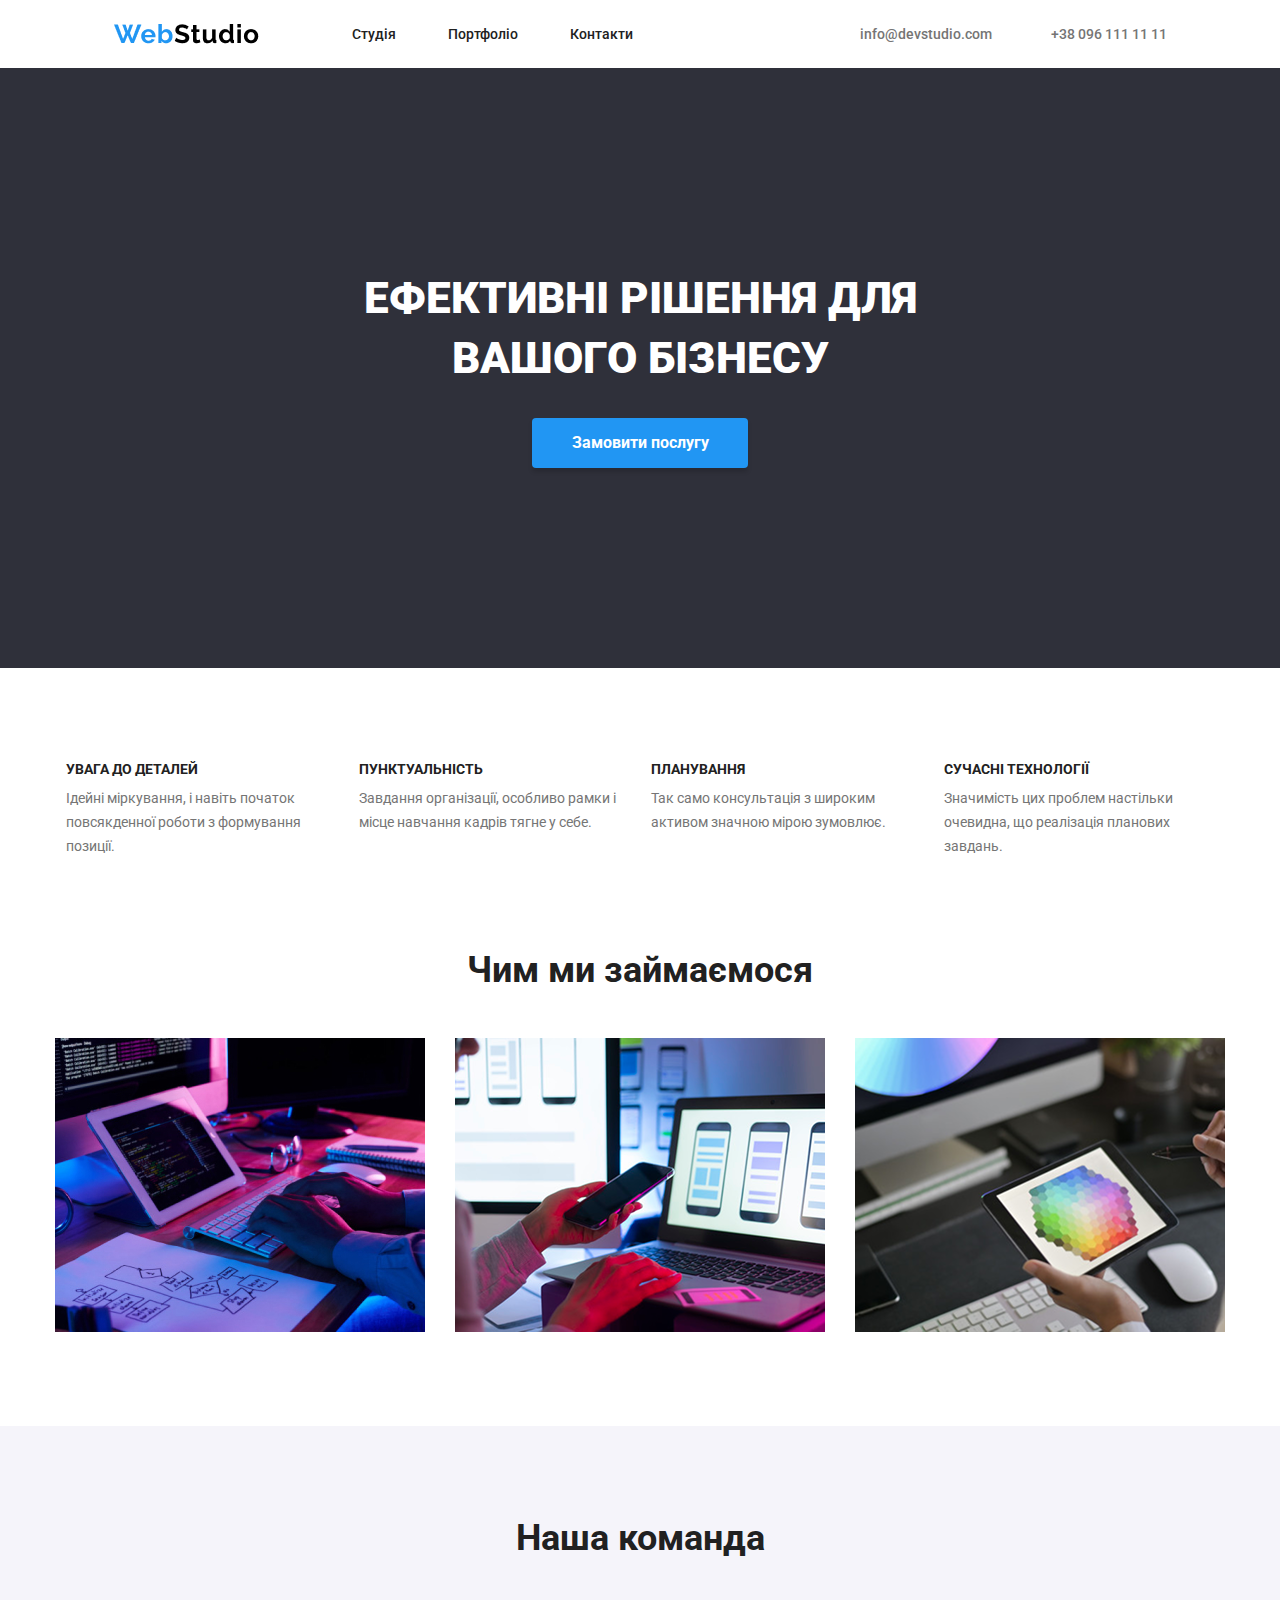
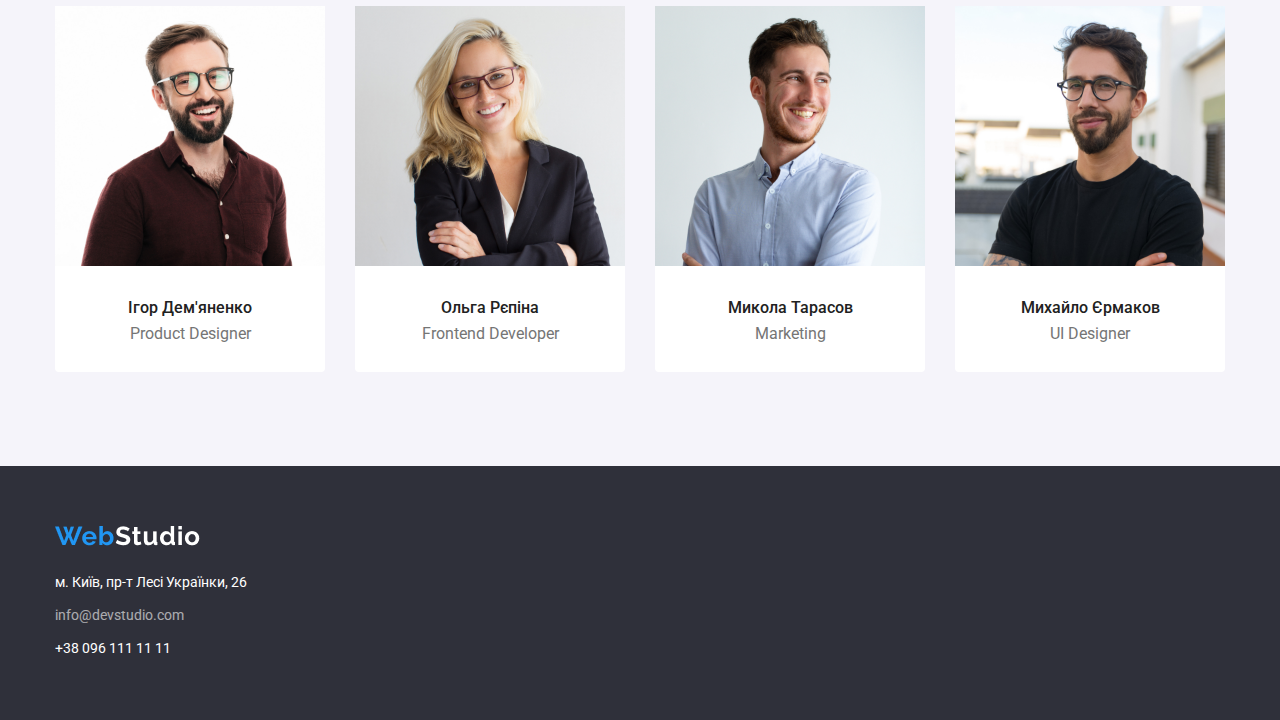
<file: index.html>
<!DOCTYPE html>
<html lang="en">

<head>
    <meta charset="UTF-8">
    <meta name="viewport" content="width=device-width, initial-scale=1.0">
    <link rel="stylesheet" href="./style.css">
    <title>Document</title>
</head>

<body>
    <header>
        <div class="header">
            <div class="header_header_container">
                <img src="./img/WebStudio.png" alt="WebStudio">
                <nav class="header_header_container--nav">
                    <a class="header_header_container--nav--link" href="#">Студія</a>
                    <a class="header_header_container--nav--link" href="./portfolio.html">Портфоліо</a>
                    <a class="header_header_container--nav--link" href="#">Контакти</a>
                </nav>
            </div>
            <div class="header_header_content">
                <a class="header_header_content--email" href="#">info@devstudio.com</a>
                <a class="header_header_content--phone" href="#">+38 096 111 11 11</a>
            </div>
        </div>
    </header>
    <main>
        <section class="solution">
            <div class="solution_container">
                <h1 class="solution_container--title">Ефективні рішення для <br>вашого бізнесу</h1>
                <button class="solution_container--button">Замовити послугу</button>
            </div>
        </section>
        <section class="studio">
        <div class="studio_info">
            <div class="studio_info_container">
                <div class="studio_info_container_card">
                    <h4 class="studio_info_container_card--title">УВАГА ДО ДЕТАЛЕЙ</h4>
                    <p class="studio_info_container_card--text">
                        Ідейні міркування, і навіть початок
                        повсякденної роботи з формування
                        позиції.
                    </p>
                </div>
                <div class="studio_info_container_card">
                    <h4 class="studio_info_container_card--title">ПУНКТУАЛЬНІСТЬ</h4>
                    <p class="studio_info_container_card--text">
                        Завдання організації, особливо рамки
                        і місце навчання кадрів тягне у себе.
                    </p>
                </div>
                <div class="studio_info_container_card">
                    <h4 class="studio_info_container_card--title">ПЛАНУВАННЯ</h4>
                    <p class="studio_info_container_card--text">
                        Так само консультація з широким
                        активом значною мірою зумовлює.
                    </p>
                </div>
                <div class="studio_info_container_card">
                    <h4 class="studio_info_container_card--title">СУЧАСНІ ТЕХНОЛОГІЇ</h4>
                    <p class="studio_info_container_card--text">
                        Значимість цих проблем настільки
                        очевидна, що реалізація планових
                        завдань.
                    </p>
                </div>
            </div>
        </div>

        <div class="studio_whatWeDo">
            <h2 class="studio_whatWeDo_title">Чим ми займаємося</h2>
            <div class="studio_whatWeDo_container">
                <img src="./img/box 1 (1).jpg" alt="photo1">
                <img src="./img/box 2.png" alt="photo2">
                <img src="./img/box 3.png" alt="photo3">
            </div>
        </div>
        </section>


        <section class="team">
            <h2 class="team_title">Наша команда</h2>
            <div class="team_container">
                <div class="team_container--card">
                    <img class="team_container--card--img" src="./img/img.jpg" alt="we1">
                    <h5 class="team_container--card--name">Ігор Дем'яненко</h5>
                    <p class="team_container--card--profession">Product Designer</p>
                </div>
                <div class="team_container--card">
                    <img class="team_container--card--img" src="./img/img (1).jpg" alt="we2">
                    <h5 class="team_container--card--name">Ольга Рєпіна</h5>
                    <p class="team_container--card--profession">Frontend Developer</p>
                </div>
                <div class="team_container--card">
                    <img class="team_container--card--img" src="./img/img (2).jpg" alt="we3">
                    <h5 class="team_container--card--name">Микола Тарасов</h5>
                    <p class="team_container--card--profession">Marketing</p>
                </div>
                <div class="team_container--card">
                    <img class="team_container--card--img" src="./img/img (3).jpg" alt="we4">
                    <h5 class="team_container--card--name">Михайло Єрмаков</h5>
                    <p class="team_container--card--profession">UI Designer</p>
                </div>
            </div>
        </section>
    </main>
    <footer>
        <div class="footer_container">
            <img src="./img/WebStudio (1).png" alt="WebStudio">
            <div class="footer_container_info">
                <a class="footer_container_info--adress" href="#">м. Київ, пр-т Лесі Українки, 26</a> 
                <a class="footer_container_info--email" href="#">info@devstudio.com</a> 
                <a class="footer_container_info--phone" href="#">+38 096 111 11 11</a>
            </div>
        </div>
    </footer>
</body>

</html>
</file>
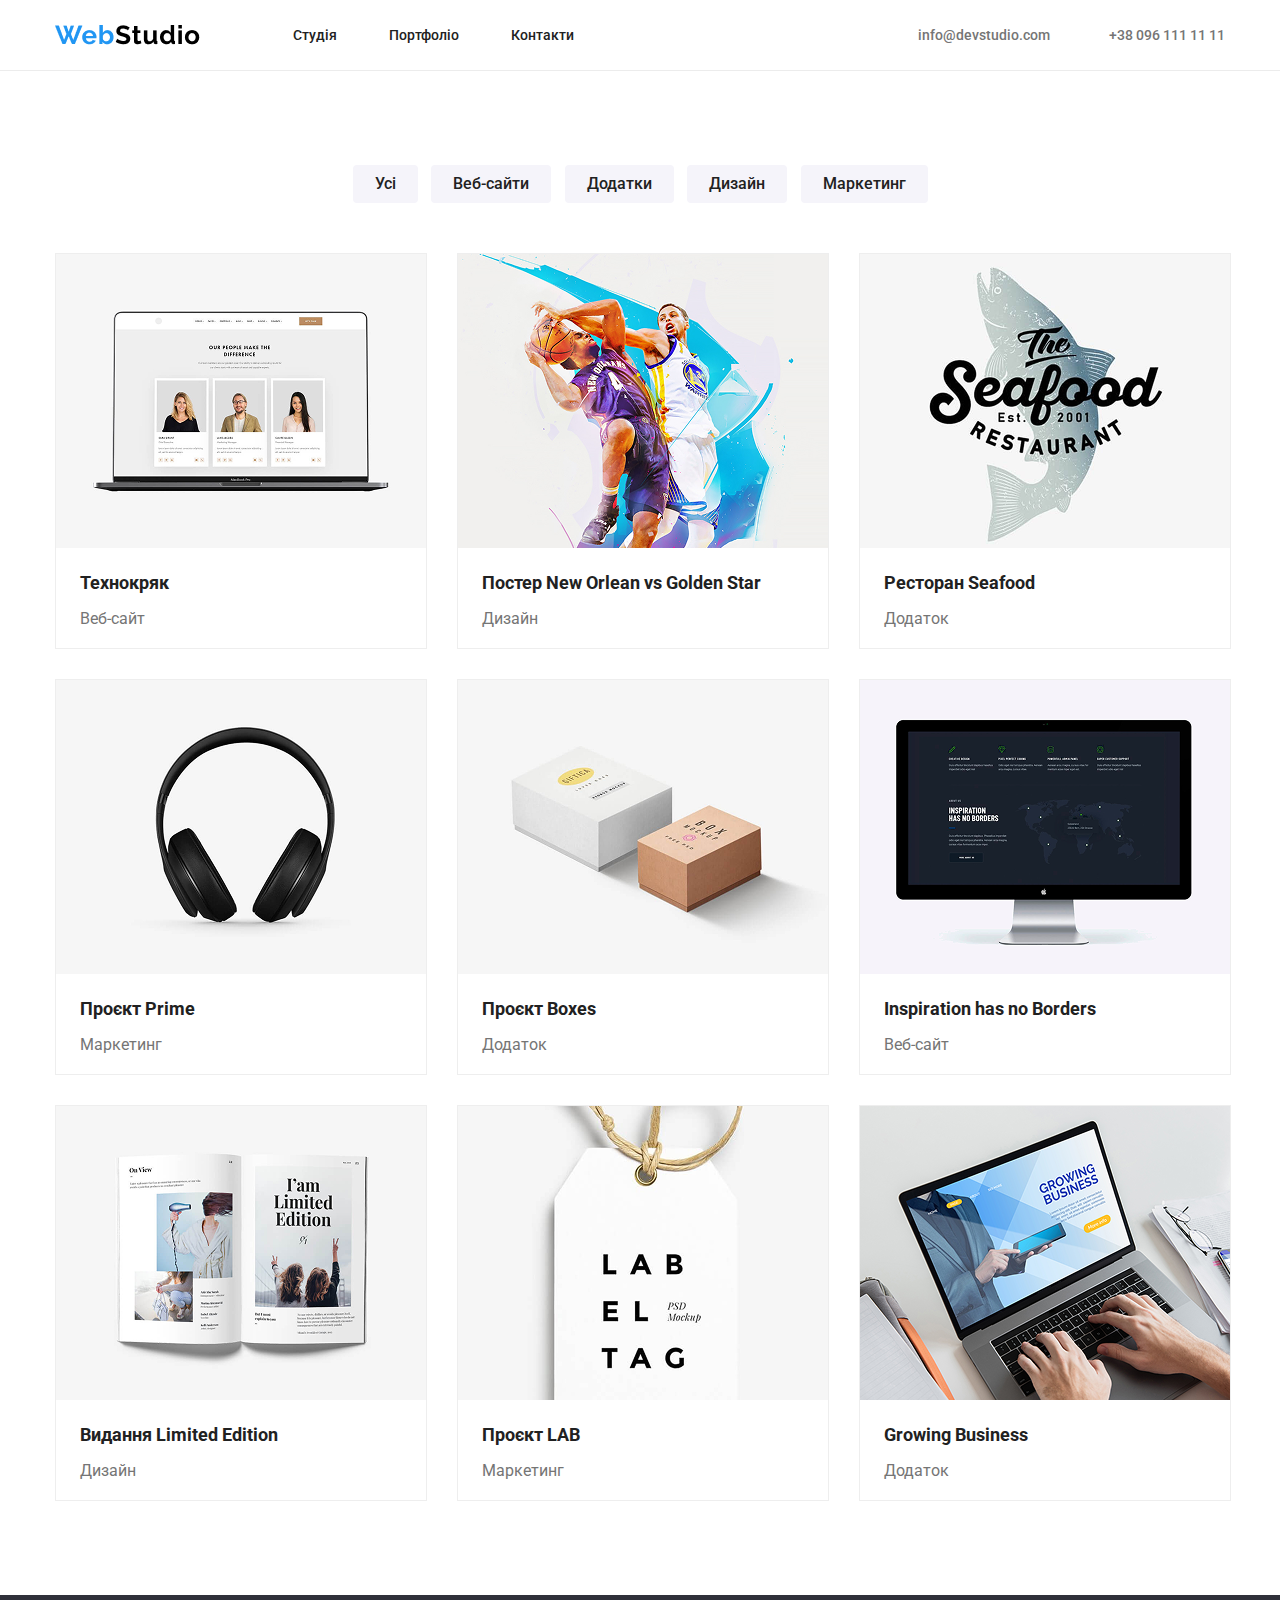
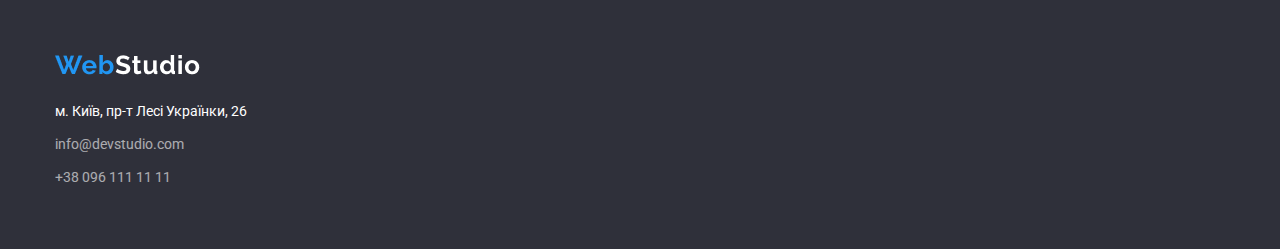
<file: portfolio.html>
<!DOCTYPE html>
<html lang="en">
<head>
    <meta charset="UTF-8">
    <meta name="viewport" content="width=device-width, initial-scale=1.0">
    <title>Document</title>
    <link rel="stylesheet" href="style2.css">
</head>

<body>
    <header> 
        <div class="header">
            <div class="header_container">
                <img src="./img/WebStudio.png" alt="WebStudio">
                <nav class="header_container--nav">
                    <a class="header_container--nav--link" href="/index.html">Студія</a>
                    <a class="header_container--nav--link" href="#">Портфоліо</a>
                    <a class="header_container--nav--link" href="#">Контакти</a>
                </nav>
            </div>
            <div class="header_content">
                <a class="header_content--email" href="#">info@devstudio.com</a>
                <a class="header_content--phone" href="#">+38 096 111 11 11</a>
            </div>
        </div>
    </header>
    
    <main>
        <section>
            <div class="buttons_container">
                <button class="buttons_container--button">Усі</button>
                <button class="buttons_container--button">Веб-сайти</button>
                <button class="buttons_container--button">Додатки</button>
                <button class="buttons_container--button">Дизайн</button>
                <button class="buttons_container--button">Маркетинг</button>
            </div>
            <div class="projects">
                <div class="projects_container">
                    <img src="./img/img.png" alt="Techokryak">
                    <h4 class="projects_container--title">Технокряк</h4>
                    <p class="projects_container--subtitle">Веб-сайт</p>
                </div>
                <div class="projects_container">
                    <img src="./img/img (1).png" alt="NewOrleanVSGoldenStar">
                    <h4 class="projects_container--title">Постер New Orlean vs Golden Star</h4>
                    <p class="projects_container--subtitle">Дизайн</p>
                </div>
                <div class="projects_container">
                    <img src="./img/img (2).png" alt="Seafood">
                    <h4 class="projects_container--title">Ресторан Seafood</h4>
                    <p class="projects_container--subtitle">Додаток</p>
                </div>
                <div class="projects_container">
                    <img src="./img/img (3).png" alt="Prime">
                    <h4 class="projects_container--title">Проєкт Prime</h4>
                    <p class="projects_container--subtitle">Маркетинг</p>
                </div>
                <div class="projects_container">
                    <img src="./img/img (4).png" alt="Boxes">
                    <h4 class="projects_container--title">Проєкт Boxes</h4>
                    <p class="projects_container--subtitle">Додаток</p>
                </div>
                <div class="projects_container">
                    <img src="./img/img (5).png" alt="Inspiration">
                    <h4 class="projects_container--title">Inspiration has no Borders</h4>
                    <p class="projects_container--subtitle">Веб-сайт</p>
                </div>
                <div class="projects_container">
                    <img src="./img/img (6).png" alt="LimitedEdition">
                    <h4 class="projects_container--title">Видання Limited Edition</h4>
                    <p class="projects_container--subtitle">Дизайн</p>
                </div>
                <div class="projects_container">
                    <img src="./img/img (7).png" alt="Lab">
                    <h4 class="projects_container--title">Проєкт LAB</h4>
                    <p class="projects_container--subtitle">Маркетинг</p>
                </div>
                <div class="projects_container">
                    <img src="./img/img (8).png" alt="GrowingBusiness">
                    <h4 class="projects_container--title">Growing Business</h4>
                    <p class="projects_container--subtitle">Додаток</p>
                </div>
                
            </div>
        </section>
    </main>
    <footer>
        <div class="footer_container">
            <img class="footer_container-img" src="./img/WebStudio (1).png" alt="WebStudio">
            <div class="footer_container_info">
                <a class="footer_container_info--adress" href="#">м. Київ, пр-т Лесі Українки, 26</a>
                <a class="footer_container_info--email" href="#">info@devstudio.com</a>
                <a class="footer_container_info--phone" href="#">+38 096 111 11 11</a>
            </div>
        </div>
    </footer>
</body>
</html>
</file>
<file: style.css>
@import url('https://fonts.googleapis.com/css2?family=Roboto:ital,wght@0,100..900;1,100..900&display=swap');

*{
    margin: 0; 
    padding: 0;
    box-sizing: border-box;
}



.header{
    width: 100%;
    margin: 0 auto;
    align-items: center;
    display: flex;
    justify-content: space-around;
    margin: 24px 0;
}

.header_header_container{
    width: 100%;
    max-width: 519px;
    display: flex;
    
}

.header_header_container img{
    margin-right: 93px;
}

.header_header_container--nav{
    width: 100%;
    max-width: 281px;
    display: flex;
    justify-content: space-between;
    align-items: center;
}

.header_header_content{
    width: 100%;
    max-width: 307px;
    display: flex;
    justify-content: space-between;
    align-items: center;
    
}


.header_header_container--nav--link{
    font-family: Roboto;
    font-weight: 500;
    font-size: 14px;
    line-height: 100%;
    letter-spacing: 2%;
    text-decoration: none;
    color: #212121;
}

.header_header_container--nav--link:hover{
    color: #2196F3;
}

.header_header_content--email{
    font-family: Roboto;
    font-weight: 500;
    font-size: 14px;
    line-height: 100%;
    letter-spacing: 2%;
    text-decoration: none;
    color: #757575;
}

.header_header_content--email:hover{
    color: #2196F3;
}

.header_header_content--phone{
    font-family: Roboto;
    font-weight: 500;
    font-size: 14px;
    line-height: 100%;
    letter-spacing: 2%;
    text-decoration: none;
    color: #757575;
}


.header_header_content--phone:hover{
    color: #2196F3;
}

.solution{
    background-color: #2F303A;
}

.solution_container{
    width: 100%;
    margin: 0 auto;
    max-width: 696px;
    align-items: center;
    padding: 200px 0;
    display: flex;
    flex-direction: column;
}

.solution_container--title{
    font-family: Roboto;
    font-weight: 900;
    font-size: 44px;
    line-height: 60px;
    letter-spacing: 6%;
    text-align: center;
    text-transform: uppercase;
    color: #FFFFFF;
    margin-bottom: 30px;
}

.solution_container--button{
    width: 216px;
    height: 50px;
    border-radius: 4px;
    background-color: #2196F3;
    font-family: Roboto;
    font-weight: 700;
    font-size: 16px;
    line-height: 30px;
    letter-spacing: 6%;
    text-align: center;
    vertical-align: middle;
    color: #FFFFFF;
    box-shadow: 0px 4px 4px 0px #00000026;
    border: none;
}

.studio{
    padding:94px 0 ;
}

.studio_info_container{
    width: 100%;
    margin: 0 auto;
    max-width: 1170px;
    display: flex;
    justify-content: space-between;
}

.studio_info_container_card{
    width: 100%;
    margin: 0 auto;
    max-width: 270px;
}

.studio_info_container_card--title{
    font-family: Roboto;
    font-weight: 700;
    font-size: 14px;
    line-height: 100%;
    letter-spacing: 3%;
    text-transform: uppercase;
    color:#212121;
    margin-bottom: 10px;
}

.studio_info_container_card--text{
    font-family: Roboto;
    font-weight: 400;
    font-size: 14px;
    line-height: 24px;
    letter-spacing: 3%;
    color: #757575;
}

.studio_whatWeDo{
    width: 100%;
    margin: 0 auto;
    max-width: 1170px;
    margin-top: 94px;
   
}

.studio_whatWeDo_title{
    font-family: Roboto;
    font-weight: 700;
    font-size: 36px;
    line-height: 100%;
    letter-spacing: 3%;
    text-align: center;
    color: #212121;
    margin-bottom: 50px;
}

.studio_whatWeDo_container{
    display: flex;
    justify-content: space-between;
}


.team{
    background-color: #F5F4FA;
}

.team_title{
    font-family: Roboto;
    font-weight: 700;
    font-size: 36px;
    line-height: 100%;
    letter-spacing: 3%;
    text-align: center;
    color: #212121;
    padding-top:94px ;
    margin-bottom: 50px;
}

.team_container{
    width: 100%;
    max-width:1170px ;
    margin: 0 auto;
    padding-bottom: 94px;
    display: flex;
    justify-content: space-between;
}

.team_container--card{
    width: 100%;
    max-width: 270px;
    background-color: #FFFFFF;
    border-radius: 4px;

}

.team_container--card--img{
    width: 270px;
    height: 260px;

}

.team_container--card--name{
    font-family: Roboto;
    font-weight: 500;
    font-size: 16px;
    line-height: 100%;
    letter-spacing: 3%;
    text-align: center;
    color: #212121;
    margin-top: 30px;
    margin-bottom: 10px;
}

.team_container--card--profession{
    font-family: Roboto;
    font-weight: 400;
    font-size: 16px;
    line-height: 100%;
    letter-spacing: 3%;
    text-align: center;
    color: #757575;
    margin-bottom: 30px;
}

footer{
    background-color: #2F303A;
    text-decoration: none;
}

.footer_container{
    width: 100%;
    max-width: 1170px;
    margin: 0 auto;
    padding: 60px 0;
}

.footer_container_info{
    display: flex;
    flex-direction: column;
    row-gap: 9px;
}

.footer_container img{
    margin-bottom:20px ;
}

.footer_container_info--adress{
    font-family: Roboto;
    font-weight: 400;
    font-size: 14px;
    line-height: 24px;
    letter-spacing: 3%;
    color: #FFFFFF;
    text-decoration: none;
}

.footer_container_info--email{
    font-family: Roboto;
    font-weight: 400;
    font-size: 14px;
    line-height: 24px;
    letter-spacing: 3%;
    color: #FFFFFF;
    opacity: 60%;
    text-decoration: none;
}

.footer_container_info--phone{
    font-family: Roboto;
    font-weight: 400;
    font-size: 14px;
    line-height: 24px;
    letter-spacing: 3%;
    color: #FFFFFF;
    text-decoration: none;
}
</file>
<file: style2.css>
@import url('https://fonts.googleapis.com/css2?family=Roboto:ital,wght@0,100..900;1,100..900&display=swap');

body{
    margin: 0;
}

header{
    border-bottom: 1px solid #ECECEC;
}

.header{
    width: 100%;
    max-width: 1170px;
    margin: 0 auto;
    padding: 25px 0;
    display: flex;
    justify-content: space-between;
    align-items: center;
}

.header_container{
    width: 100%;
    max-width: 519px;
    display: flex;
    justify-content: space-between;
}

.header_container--nav{
    width: 100%;
    max-width: 281px;    
    display: flex;
    justify-content: space-between;
    align-items: center;
}

.header_container--nav--link{
    font-family: Roboto;
    font-weight: 500;
    font-size: 14px;
    line-height: 100%;
    letter-spacing: 2%;
    text-decoration: none;
    color: #212121;
}

.header_container--nav--link:hover{
    color: #2196F3;
}

.header_content{
    width: 100%;
    max-width: 307px;
    display: flex;
    justify-content: space-between;
    align-items: center;
}

.header_content--email{
    font-family: Roboto;
    font-weight: 500;
    font-size: 14px;
    line-height: 100%;
    letter-spacing: 2%;
    text-decoration: none;
    color: #757575;
}

.header_content--email:hover{
    color: #2196F3;
}

.header_content--phone{
    font-family: Roboto;
    font-weight: 500;
    font-size: 14px;
    line-height: 100%;
    letter-spacing: 2%;
    text-decoration: none;
    color: #757575;
}


.header_content--phone:hover{
    color: #2196F3;
}

main{
    margin: 94px 0;
}

.buttons_container{
    width: 100%;
    max-width: 575px;
    margin: 0 auto;
    display: flex;
    justify-content: space-between;
}

.buttons_container--button{
    padding: 6px 22px;
    background-color: #F5F4FA;
    border: none;
    border-radius: 4px;
    font-family: Roboto;
    font-weight: 500;
    font-size: 16px;
    line-height: 26px;
    letter-spacing: 3%;
    text-align: center;
    color: #212121;
}


.buttons_container--button:hover{
    background-color: #2196F3;
    color: #ffffff;
    box-shadow: 0px 2px 2px 0px #0000001F;
    box-shadow: 0px 1px 2px 0px #00000014;
    box-shadow: 0px 3px 1px 0px #0000001A;
}

.projects{
    width: 100%;
    max-width: 1170px;
    margin: 0 auto;
    padding-top: 50px;
    display: grid;
    grid-template-columns: 1fr 1fr 1fr;
    justify-content: space-between;
    row-gap: 30px;
    column-gap: 30px;
}

.projects_container{
    width:100% ;
    max-width: 370px;
    margin: 0 auto;
    border:1px solid #EEEEEE;

}

.projects_container--title{
    font-family: Roboto;
    font-weight: 700;
    font-size: 18px;
    letter-spacing: 6%;
    color: #212121;
    margin-top: 20px;
    margin-bottom: 4px;
    margin-left: 24px;
}

.projects_container--subtitle{
    font-family: Roboto;
    font-weight: 400;
    font-size: 16px;
    letter-spacing: 3%;
    color: #757575;
    margin-bottom: 20px;
    margin-left: 24px;
}

footer{
    background-color: #2F303A;
}

.footer_container{
    width: 100%;
    max-width: 1170px;
    margin: 0 auto;
    padding: 60px 0;
}

.footer_container_info{
    display: flex;
    flex-direction: column;
    row-gap: 9px;
}

.footer_container-img{
    margin-bottom: 20px;
}

.footer_container_info--adress{
    font-family: Roboto;
    font-weight: 400;
    font-size: 14px;
    line-height: 24px;
    letter-spacing: 3%;
    color: #ffffff;
    text-decoration: none;
}


.footer_container_info--email{
    font-family: Roboto;
    font-weight: 400;
    font-size: 14px;
    line-height: 24px;
    letter-spacing: 3%;
    color: #ffffff;
    opacity: 60%;
    text-decoration: none;
}

.footer_container_info--phone{
    font-family: Roboto;
    font-weight: 400;
    font-size: 14px;
    line-height: 24px;
    letter-spacing: 3%;
    color: #ffffff;
    opacity: 60%;
    text-decoration: none;
}
</file>
